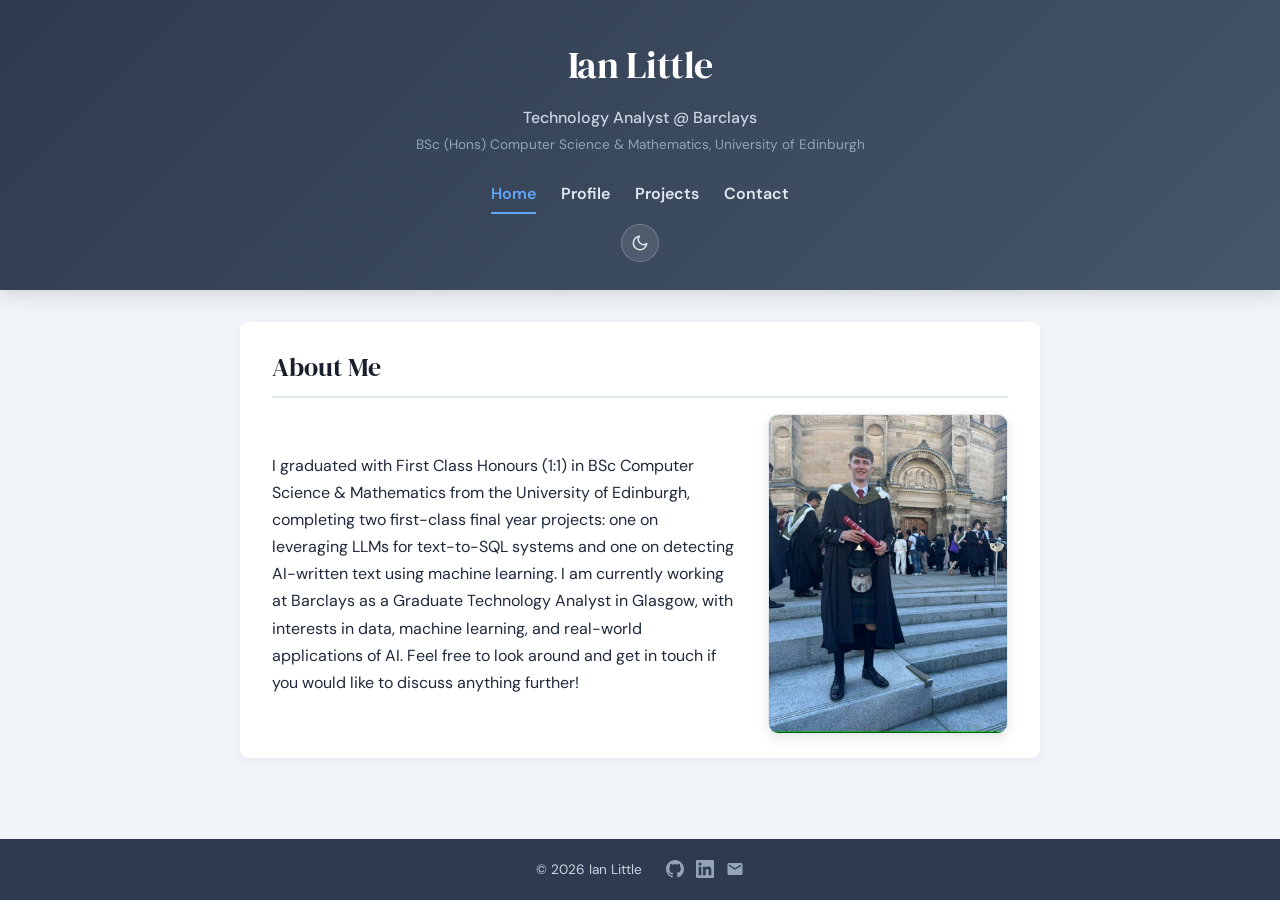
<file: index.html>
<!DOCTYPE html>
<html lang="en">
<head>
  <meta charset="UTF-8" />
  <meta name="viewport" content="width=device-width, initial-scale=1.0"/>
  <title>Ian Little - Home</title>
  <meta name="description" content="Personal portfolio of Ian Little, a Computer Science & Mathematics graduate from the University of Edinburgh.">
  <link rel="icon" href="/favicon.svg" type="image/svg+xml">
  <meta property="og:type" content="website">
  <meta property="og:site_name" content="Ian Little">
  <meta property="og:url" content="https://ianlittle.com/">
  <meta property="og:title" content="Ian Little - Computer Science & Mathematics">
  <meta property="og:description" content="Personal portfolio of Ian Little, a Computer Science & Mathematics graduate from the University of Edinburgh.">
  <meta name="twitter:card" content="summary">
  <link rel="preconnect" href="https://fonts.googleapis.com">
  <link rel="preconnect" href="https://fonts.gstatic.com" crossorigin>
  <link href="https://fonts.googleapis.com/css2?family=DM+Sans:wght@400;500;600;700&family=DM+Serif+Display&display=swap" rel="stylesheet">
  <link rel="stylesheet" href="styles.css"/>
  <script>
    (function() {
      var t = localStorage.getItem('theme');
      if (t === 'dark' || (!t && window.matchMedia('(prefers-color-scheme: dark)').matches)) {
        document.documentElement.setAttribute('data-theme', 'dark');
      }
    })();
  </script>
</head>
<body>
  <header></header>

  <section>

    <h1>About Me</h1>
    <div class="hero">
      <div class="hero-text">
        <p>
          I graduated with First Class Honours (1:1) in BSc Computer Science &amp; Mathematics
          from the University of Edinburgh, completing two first-class final year projects:
          one on leveraging LLMs for text-to-SQL systems and one on detecting AI-written
          text using machine learning. I am currently working at Barclays as a Graduate
          Technology Analyst in Glasgow, with interests in data, machine learning, and
          real-world applications of AI. Feel free to look around and get in touch if you
          would like to discuss anything further!
        </p>
      </div>
      <img src="photo.jpeg" alt="Photo of Ian Little" class="profile-img" />
    </div>
  </section>

  <footer></footer>

  <script src="script.js"></script>
</body>
</html>
</file>
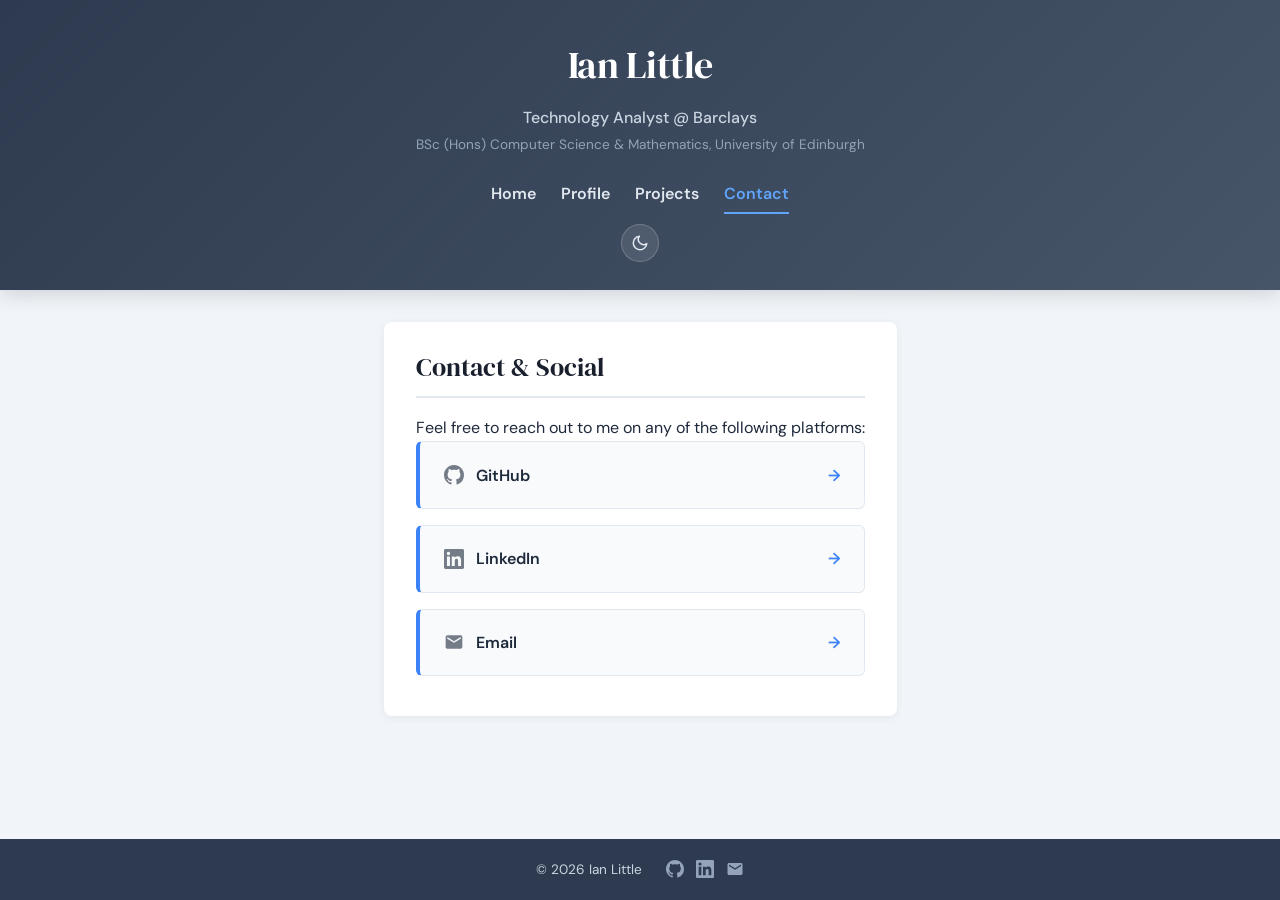
<file: contact.html>
<!DOCTYPE html>
<html lang="en">
<head>
    <meta charset="UTF-8">
    <meta name="viewport" content="width=device-width, initial-scale=1.0">
    <title>Ian Little - Contact</title>
    <meta name="description" content="Get in touch with Ian Little via GitHub, LinkedIn, or email.">
    <link rel="icon" href="/favicon.svg" type="image/svg+xml">
    <meta property="og:type" content="website">
    <meta property="og:site_name" content="Ian Little">
    <meta property="og:url" content="https://ianlittle.com/contact.html">
    <meta property="og:title" content="Ian Little - Contact">
    <meta property="og:description" content="Get in touch with Ian Little via GitHub, LinkedIn, or email.">
    <meta name="twitter:card" content="summary">
    <link rel="preconnect" href="https://fonts.googleapis.com">
    <link rel="preconnect" href="https://fonts.gstatic.com" crossorigin>
    <link href="https://fonts.googleapis.com/css2?family=DM+Sans:wght@400;500;600;700&family=DM+Serif+Display&display=swap" rel="stylesheet">
    <link rel="stylesheet" href="styles.css">
    <script>
      (function() {
        var t = localStorage.getItem('theme');
        if (t === 'dark' || (!t && window.matchMedia('(prefers-color-scheme: dark)').matches)) {
          document.documentElement.setAttribute('data-theme', 'dark');
        }
      })();
    </script>
</head>
<body>
    <header></header> <!-- Placeholder for the header -->
   <section>
    <h1>Contact & Social</h1>
    <p>Feel free to reach out to me on any of the following platforms:</p>
    <ul>
        <li><a href="https://github.com/IanL1869" target="_blank"><svg width="20" height="20" viewBox="0 0 24 24" fill="currentColor" aria-hidden="true"><path d="M12 0C5.37 0 0 5.37 0 12c0 5.31 3.435 9.795 8.205 11.385.6.105.825-.255.825-.57 0-.285-.015-1.23-.015-2.235-3.015.555-3.795-.735-4.035-1.41-.135-.345-.72-1.41-1.23-1.695-.42-.225-1.02-.78-.015-.795.945-.015 1.62.87 1.845 1.23 1.08 1.815 2.805 1.305 3.495.99.105-.78.42-1.305.765-1.605-2.67-.3-5.46-1.335-5.46-5.925 0-1.305.465-2.385 1.23-3.225-.12-.3-.54-1.53.12-3.18 0 0 1.005-.315 3.3 1.23.96-.27 1.98-.405 3-.405s2.04.135 3 .405c2.295-1.56 3.3-1.23 3.3-1.23.66 1.65.24 2.88.12 3.18.765.84 1.23 1.905 1.23 3.225 0 4.605-2.805 5.625-5.475 5.925.435.375.81 1.095.81 2.22 0 1.605-.015 2.895-.015 3.3 0 .315.225.69.825.57A12.02 12.02 0 0024 12c0-6.63-5.37-12-12-12z"/></svg> GitHub</a></li>
        <li><a href="https://linkedin.com/in/ian-little-831a391b6" target="_blank"><svg width="20" height="20" viewBox="0 0 24 24" fill="currentColor" aria-hidden="true"><path d="M20.447 20.452h-3.554v-5.569c0-1.328-.027-3.037-1.852-3.037-1.853 0-2.136 1.445-2.136 2.939v5.667H9.351V9h3.414v1.561h.046c.477-.9 1.637-1.85 3.37-1.85 3.601 0 4.267 2.37 4.267 5.455v6.286zM5.337 7.433a2.062 2.062 0 01-2.063-2.065 2.064 2.064 0 112.063 2.065zm1.782 13.019H3.555V9h3.564v11.452zM22.225 0H1.771C.792 0 0 .774 0 1.729v20.542C0 23.227.792 24 1.771 24h20.451C23.2 24 24 23.227 24 22.271V1.729C24 .774 23.2 0 22.222 0h.003z"/></svg> LinkedIn</a></li>
        <li><a href="mailto:littleian18@gmail.com"><svg width="20" height="20" viewBox="0 0 24 24" fill="currentColor" aria-hidden="true"><path d="M20 4H4c-1.1 0-2 .9-2 2v12c0 1.1.9 2 2 2h16c1.1 0 2-.9 2-2V6c0-1.1-.9-2-2-2zm0 4l-8 5-8-5V6l8 5 8-5v2z"/></svg> Email</a></li>
    </ul>
</section>

    <footer></footer> <!-- Placeholder for the footer -->

    <script src="script.js"></script>
</body>
</html>
</file>
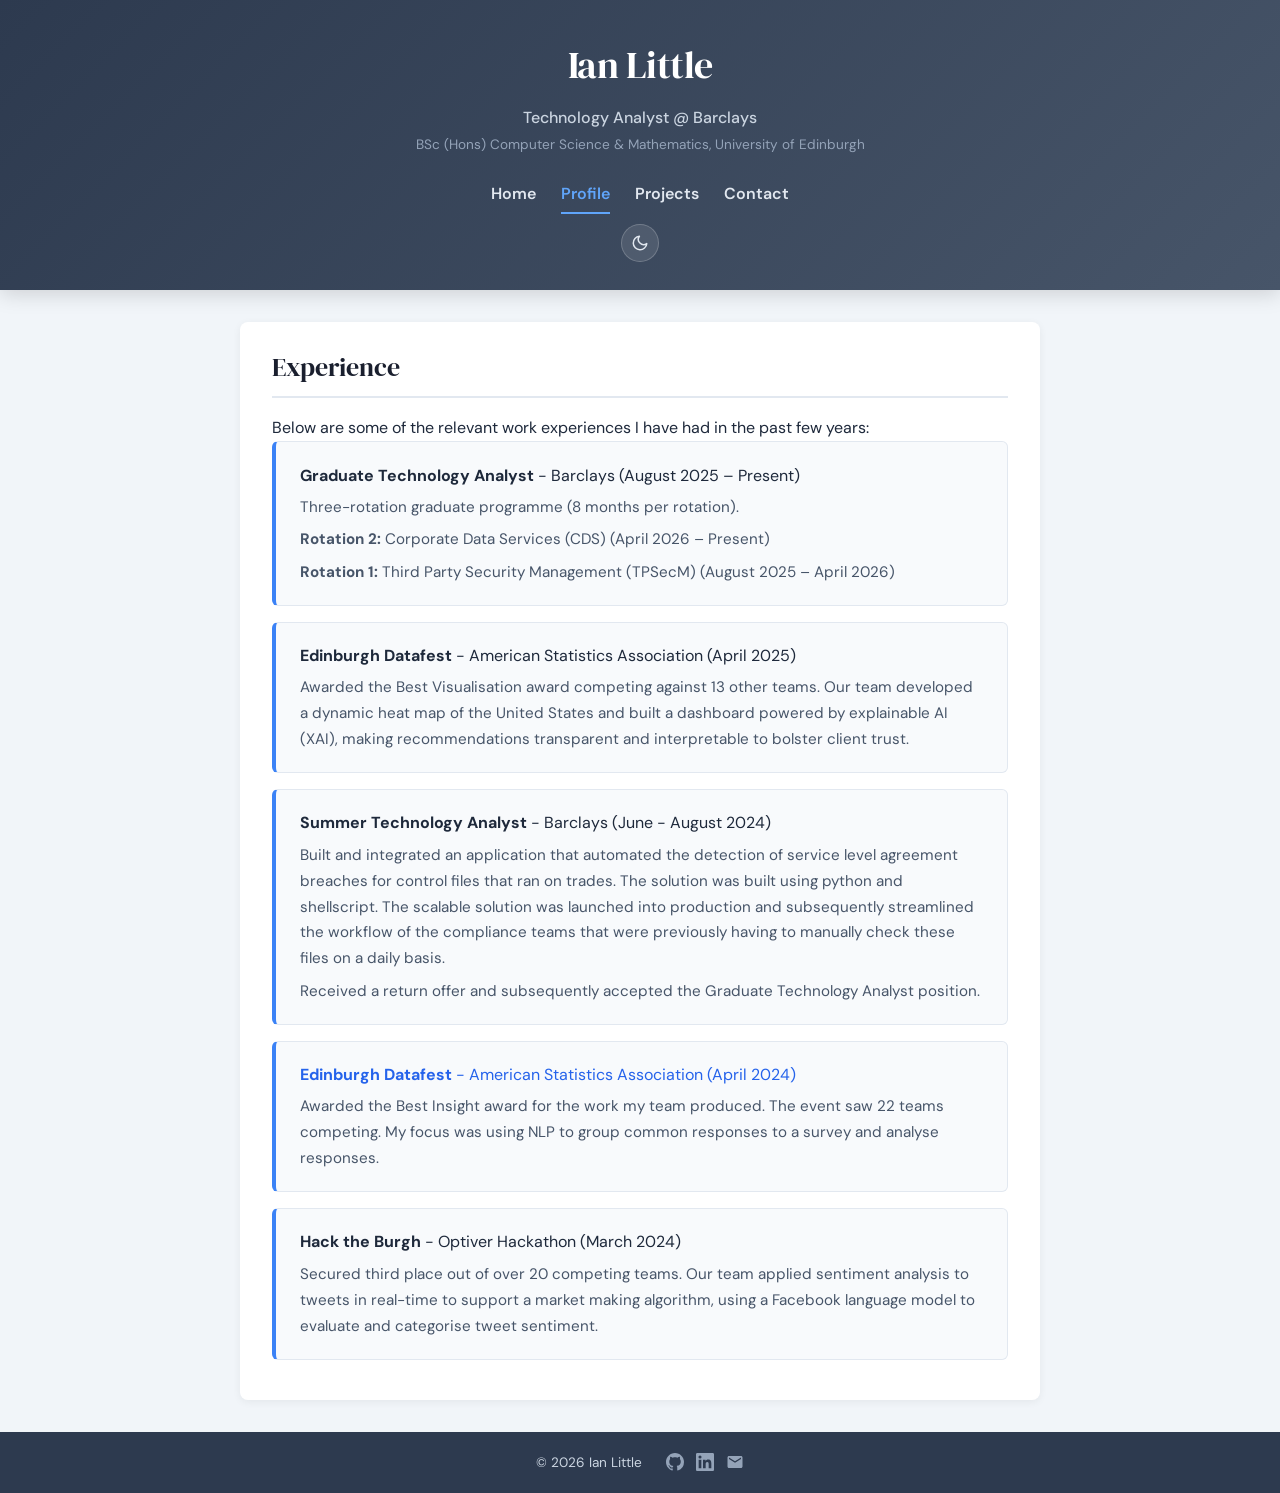
<file: cv.html>
<!DOCTYPE html>
<html lang="en">
<head>
    <meta charset="UTF-8">
    <meta name="viewport" content="width=device-width, initial-scale=1.0">
    <title>Ian Little - CV</title>
    <meta name="description" content="Work experience and downloadable CV for Ian Little.">
    <link rel="icon" href="/favicon.svg" type="image/svg+xml">
    <meta property="og:type" content="website">
    <meta property="og:site_name" content="Ian Little">
    <meta property="og:url" content="https://ianlittle.com/cv.html">
    <meta property="og:title" content="Ian Little - CV">
    <meta property="og:description" content="Work experience and downloadable CV for Ian Little.">
    <meta name="twitter:card" content="summary">
    <link rel="preconnect" href="https://fonts.googleapis.com">
    <link rel="preconnect" href="https://fonts.gstatic.com" crossorigin>
    <link href="https://fonts.googleapis.com/css2?family=DM+Sans:wght@400;500;600;700&family=DM+Serif+Display&display=swap" rel="stylesheet">
    <link rel="stylesheet" href="styles.css">
    <script>
      (function() {
        var t = localStorage.getItem('theme');
        if (t === 'dark' || (!t && window.matchMedia('(prefers-color-scheme: dark)').matches)) {
          document.documentElement.setAttribute('data-theme', 'dark');
        }
      })();
    </script>
</head>
<body>
    <header></header> <!-- Placeholder for the header -->

    
    
    <section>
    <h1>Experience</h1>
    <p>Below are some of the relevant work experiences I have had in the past few years:</p>
    <ul>
        <li>
            <strong>Graduate Technology Analyst</strong> - Barclays (August 2025 – Present)
            <p>Three-rotation graduate programme (8 months per rotation).</p>
            <p><strong>Rotation 2:</strong> Corporate Data Services (CDS) (April 2026 – Present)</p>
            <p><strong>Rotation 1:</strong> Third Party Security Management (TPSecM) (August 2025 – April 2026)</p>
        </li>
        <li><strong>Edinburgh Datafest</strong> - American Statistics Association (April 2025)
            <p>Awarded the Best Visualisation award competing against 13 other teams. Our team developed a dynamic heat map of the United States and built a dashboard powered by explainable AI (XAI), making recommendations transparent and interpretable to bolster client trust.</p>
        </li>
        <li><strong>Summer Technology Analyst</strong> - Barclays (June - August 2024)
            <p>Built and integrated an application that automated the detection of service level agreement breaches for control files that ran on trades. The solution was built using python and shellscript. The scalable solution was launched into production and subsequently streamlined the workflow of the compliance teams that were previously having to manually check these files on a daily basis.</p>
            <p>Received a return offer and subsequently accepted the Graduate Technology Analyst position.</p>
        </li>
        <li><a href="https://github.com/jackcamerontaylor/ASA-DataFest" target="_blank"><strong>Edinburgh Datafest</strong> - American Statistics Association (April 2024)</a>
            <p>Awarded the Best Insight award for the work my team produced. The event saw 22 teams competing. My focus was using NLP to group common responses to a survey and analyse responses.</p>
        </li>
        <li><strong>Hack the Burgh</strong> - Optiver Hackathon (March 2024)
            <p>Secured third place out of over 20 competing teams. Our team applied sentiment analysis to tweets in real-time to support a market making algorithm, using a Facebook language model to evaluate and categorise tweet sentiment.</p>
        </li>
    </ul>

    <!-- <h1>CV</h1>
    <p>Download my CV with the following <a href="CV.pdf" download>link</a>.</p> -->
    </section>

    <footer></footer> <!-- Placeholder for the footer -->

    <script src="script.js"></script>
</body>
</html>
</file>
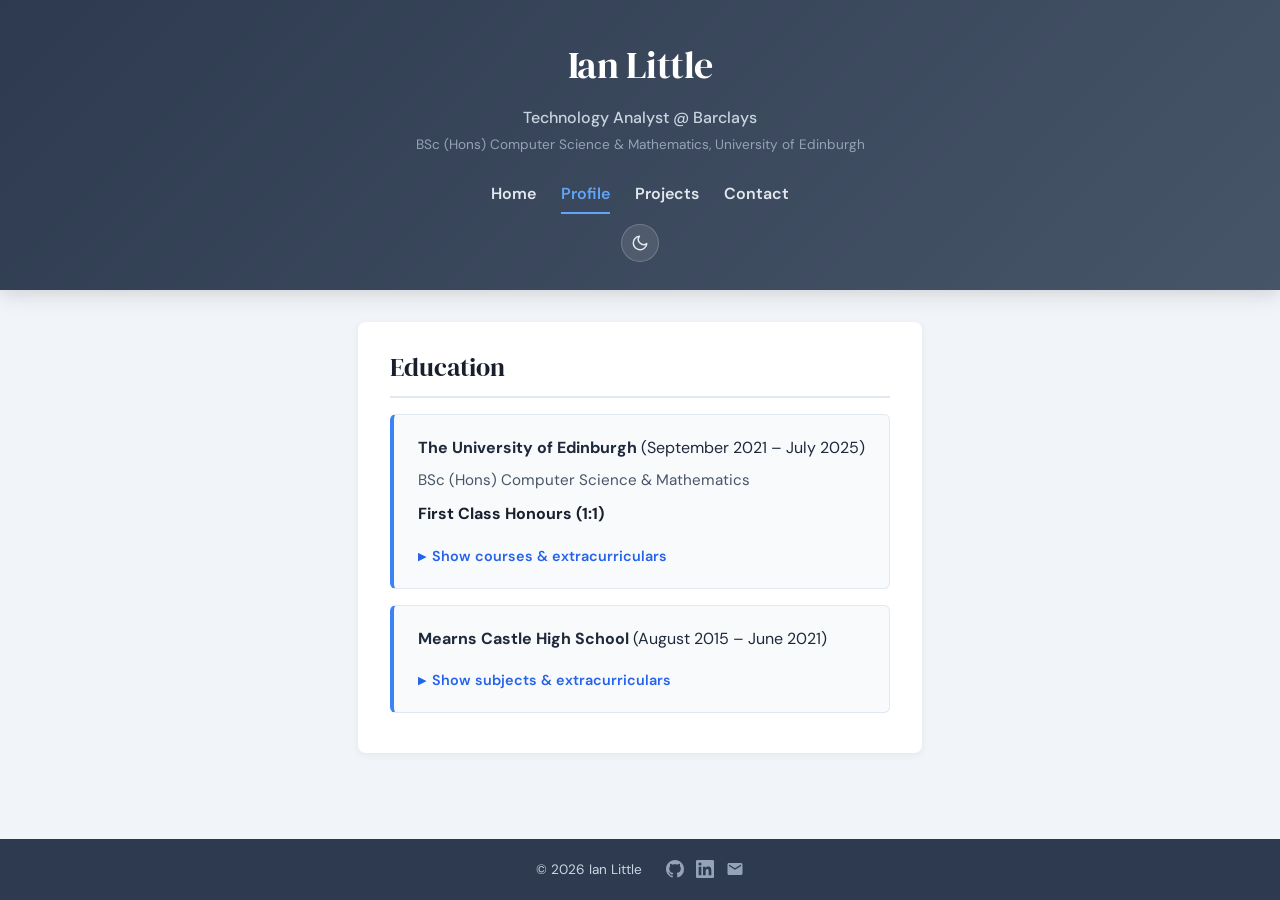
<file: education.html>
<!DOCTYPE html>
<html lang="en">
<head>
    <meta charset="UTF-8">
    <meta name="viewport" content="width=device-width, initial-scale=1.0">
    <title>Ian Little - Education</title>
    <meta name="description" content="Academic background, courses, and extracurricular activities.">
    <link rel="icon" href="/favicon.svg" type="image/svg+xml">
    <meta property="og:type" content="website">
    <meta property="og:site_name" content="Ian Little">
    <meta property="og:url" content="https://ianlittle.com/education.html">
    <meta property="og:title" content="Ian Little - Education">
    <meta property="og:description" content="Academic background, courses, and extracurricular activities.">
    <meta name="twitter:card" content="summary">
    <link rel="preconnect" href="https://fonts.googleapis.com">
    <link rel="preconnect" href="https://fonts.gstatic.com" crossorigin>
    <link href="https://fonts.googleapis.com/css2?family=DM+Sans:wght@400;500;600;700&family=DM+Serif+Display&display=swap" rel="stylesheet">
    <link rel="stylesheet" href="styles.css">
    <script>
      (function() {
        var t = localStorage.getItem('theme');
        if (t === 'dark' || (!t && window.matchMedia('(prefers-color-scheme: dark)').matches)) {
          document.documentElement.setAttribute('data-theme', 'dark');
        }
      })();
    </script>
</head>
<body>
    <header></header> <!-- Placeholder for the header -->

    
    
    <section>
    <h1>Education</h1>
    <ul>
        <li>
            <strong>The University of Edinburgh</strong> (September 2021 – July 2025)
            <p>BSc (Hons) Computer Science &amp; Mathematics</p>
            <p><strong class="degree-classification">First Class Honours (1:1)</strong></p>
            <details>
                <summary>Show courses &amp; extracurriculars</summary>
                <p style="margin-top:0.6rem"><strong>Fourth Year</strong></p>
                <ul class="tag-list">
                    <li>Honours Project</li>
                    <li>Mathematics Project</li>
                    <li>Programming for Data Science at Scale</li>
                    <li>Stochastic Modelling</li>
                    <li>Combinatorics &amp; Graph Theory</li>
                    <li>Linear Programming</li>
                    <li>Modelling &amp; Solution</li>
                    <li>Operating Systems</li>
                </ul>
                <p style="margin-top:0.8rem"><strong>Third Year</strong></p>
                <ul class="tag-list">
                    <li>Honours Differential Equations</li>
                    <li>Informatics Large Practical</li>
                    <li>Computer Security</li>
                    <li>Foundations of Natural Language Processing</li>
                    <li>Honours Complex Variables</li>
                    <li>Compiling Techniques</li>
                </ul>
                <p style="margin-top:0.8rem"><strong>Second Year</strong></p>
                <ul class="tag-list">
                    <li>Several Variable Calculus and Differential Equations</li>
                    <li>Foundations of Data Science</li>
                    <li>Introduction to Algorithms and Data Structures</li>
                    <li>Facets of Mathematics</li>
                    <li>Probability</li>
                    <li>Cognitive Science</li>
                    <li>Fundamentals of Pure Mathematics</li>
                </ul>
                <p style="margin-top:0.8rem"><strong>First Year</strong></p>
                <ul class="tag-list">
                    <li>Engineering Principles</li>
                    <li>Introduction to Linear Algebra</li>
                    <li>Functional Programming</li>
                    <li>Calculus and its Applications</li>
                    <li>Proofs and Problem Solving</li>
                    <li>Object Orientated Programming</li>
                </ul>
                <p style="margin-top:0.8rem"><strong>Extracurricular</strong></p>
                <ul class="activity-list">
                    <li>Vice Captain, MathsSoc FC</li>
                </ul>
            </details>
        </li>
        <li>
            <strong>Mearns Castle High School</strong> (August 2015 – June 2021)
            <details>
                <summary>Show subjects &amp; extracurriculars</summary>
                <p style="margin-top:0.6rem"><strong>Advanced Higher</strong></p>
                <ul class="tag-list">
                    <li>Mathematics</li>
                    <li>Chemistry</li>
                </ul>
                <p style="margin-top:0.8rem"><strong>Higher</strong></p>
                <ul class="tag-list">
                    <li>Mathematics</li>
                    <li>English</li>
                    <li>Chemistry</li>
                    <li>Physics</li>
                    <li>Human Biology</li>
                    <li>Computer Science</li>
                </ul>
                <p style="margin-top:0.8rem"><strong>National 5</strong></p>
                <ul class="tag-list">
                    <li>Mathematics</li>
                    <li>English</li>
                    <li>Chemistry</li>
                    <li>Physics</li>
                    <li>Biology</li>
                    <li>Physical Education</li>
                    <li>French</li>
                    <li>History</li>
                </ul>
                <p style="margin-top:0.8rem"><strong>Extracurricular</strong></p>
                <ul class="activity-list">
                    <li>Mathematics Ambassador</li>
                    <li>Senior House Captain</li>
                    <li>Charities Week Committee</li>
                    <li>School Football Team</li>
                    <li>UKMT Senior Mathematical Challenge</li>
                </ul>
            </details>
        </li>
    </ul>
    </section>

    <footer></footer> <!-- Placeholder for the footer -->

    <script src="script.js"></script>
</body>
</html>
</file>
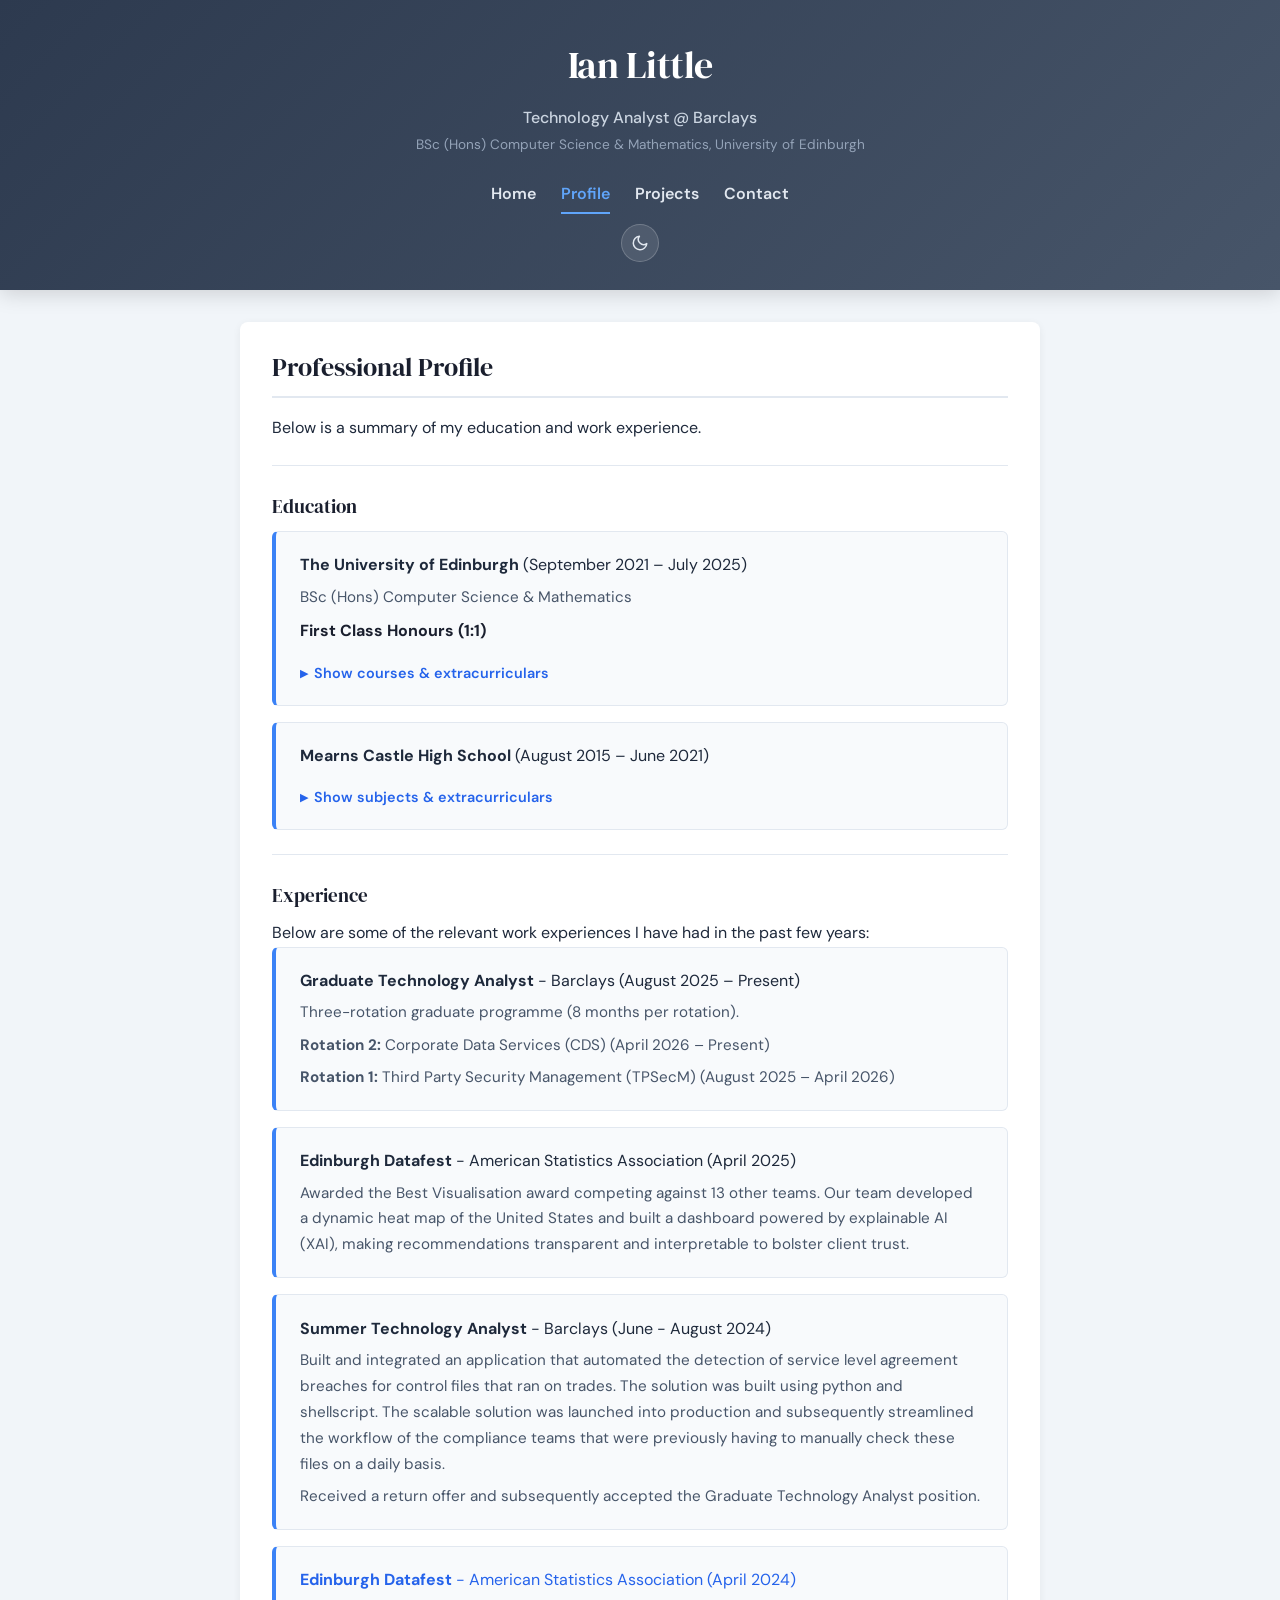
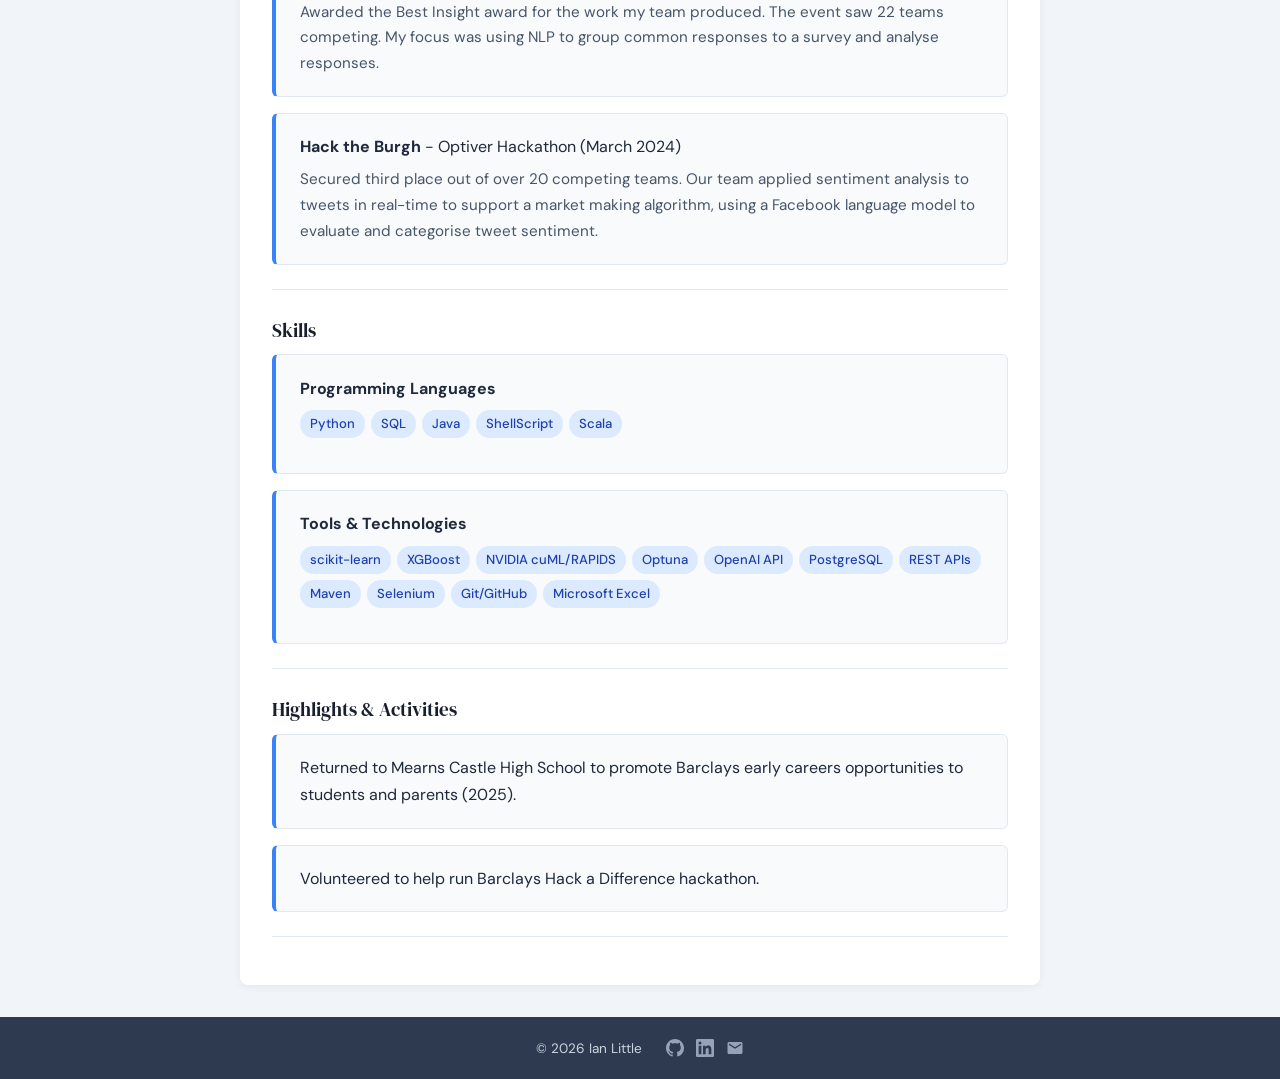
<file: professional-profile.html>
<!DOCTYPE html>
<html lang="en">
<head>
    <meta charset="UTF-8">
    <meta name="viewport" content="width=device-width, initial-scale=1.0">
    <title>Ian Little - Professional Profile</title>
    <meta name="description" content="Education, work experience, and professional background of Ian Little.">
    <link rel="icon" href="/favicon.svg" type="image/svg+xml">
    <meta property="og:type" content="website">
    <meta property="og:site_name" content="Ian Little">
    <meta property="og:url" content="https://ianlittle.com/professional-profile.html">
    <meta property="og:title" content="Ian Little - Professional Profile">
    <meta property="og:description" content="Education, work experience, and professional background of Ian Little.">
    <meta name="twitter:card" content="summary">
    <link rel="preconnect" href="https://fonts.googleapis.com">
    <link rel="preconnect" href="https://fonts.gstatic.com" crossorigin>
    <link href="https://fonts.googleapis.com/css2?family=DM+Sans:wght@400;500;600;700&family=DM+Serif+Display&display=swap" rel="stylesheet">
    <link rel="stylesheet" href="styles.css">
    <script>
      (function() {
        var t = localStorage.getItem('theme');
        if (t === 'dark' || (!t && window.matchMedia('(prefers-color-scheme: dark)').matches)) {
          document.documentElement.setAttribute('data-theme', 'dark');
        }
      })();
    </script>
</head>
<body>
    <header></header>
    <section>
    <h1>Professional Profile</h1>
    <p>Below is a summary of my education and work experience.</p>

    <hr/>

    <h2>Education</h2>
    <ul>
        <li>
            <strong>The University of Edinburgh</strong> (September 2021 – July 2025)
            <p>BSc (Hons) Computer Science &amp; Mathematics</p>
            <p><strong class="degree-classification">First Class Honours (1:1)</strong></p>
            <details>
                <summary>Show courses &amp; extracurriculars</summary>
                <p style="margin-top:0.6rem"><strong>Fourth Year</strong></p>
                <ul class="tag-list">
                    <li>Honours Project</li>
                    <li>Mathematics Project</li>
                    <li>Programming for Data Science at Scale</li>
                    <li>Stochastic Modelling</li>
                    <li>Combinatorics &amp; Graph Theory</li>
                    <li>Linear Programming</li>
                    <li>Modelling &amp; Solution</li>
                    <li>Operating Systems</li>
                </ul>
                <p style="margin-top:0.8rem"><strong>Third Year</strong></p>
                <ul class="tag-list">
                    <li>Honours Differential Equations</li>
                    <li>Informatics Large Practical</li>
                    <li>Computer Security</li>
                    <li>Foundations of Natural Language Processing</li>
                    <li>Honours Complex Variables</li>
                    <li>Compiling Techniques</li>
                </ul>
                <p style="margin-top:0.8rem"><strong>Second Year</strong></p>
                <ul class="tag-list">
                    <li>Several Variable Calculus and Differential Equations</li>
                    <li>Foundations of Data Science</li>
                    <li>Introduction to Algorithms and Data Structures</li>
                    <li>Facets of Mathematics</li>
                    <li>Probability</li>
                    <li>Cognitive Science</li>
                    <li>Fundamentals of Pure Mathematics</li>
                </ul>
                <p style="margin-top:0.8rem"><strong>First Year</strong></p>
                <ul class="tag-list">
                    <li>Engineering Principles</li>
                    <li>Introduction to Linear Algebra</li>
                    <li>Functional Programming</li>
                    <li>Calculus and its Applications</li>
                    <li>Proofs and Problem Solving</li>
                    <li>Object Orientated Programming</li>
                </ul>
                <p style="margin-top:0.8rem"><strong>Extracurricular</strong></p>
                <ul class="activity-list">
                    <li>Vice Captain, MathsSoc FC</li>
                </ul>
            </details>
        </li>
        <li>
            <strong>Mearns Castle High School</strong> (August 2015 – June 2021)
            <details>
                <summary>Show subjects &amp; extracurriculars</summary>
                <p style="margin-top:0.6rem"><strong>Advanced Higher</strong></p>
                <ul class="tag-list">
                    <li>Mathematics</li>
                    <li>Chemistry</li>
                </ul>
                <p style="margin-top:0.8rem"><strong>Higher</strong></p>
                <ul class="tag-list">
                    <li>Mathematics</li>
                    <li>English</li>
                    <li>Chemistry</li>
                    <li>Physics</li>
                    <li>Human Biology</li>
                    <li>Computer Science</li>
                </ul>
                <p style="margin-top:0.8rem"><strong>National 5</strong></p>
                <ul class="tag-list">
                    <li>Mathematics</li>
                    <li>English</li>
                    <li>Chemistry</li>
                    <li>Physics</li>
                    <li>Biology</li>
                    <li>Physical Education</li>
                    <li>French</li>
                    <li>History</li>
                </ul>
                <p style="margin-top:0.8rem"><strong>Extracurricular</strong></p>
                <ul class="activity-list">
                    <li>Mathematics Ambassador</li>
                    <li>Senior House Captain</li>
                    <li>Charities Week Committee</li>
                    <li>School Football Team</li>
                    <li>UKMT Senior Mathematical Challenge</li>
                </ul>
            </details>
        </li>
    </ul>

    <hr/>

    <h2>Experience</h2>
    <p>Below are some of the relevant work experiences I have had in the past few years:</p>
    <ul>
        <li>
            <strong>Graduate Technology Analyst</strong> - Barclays (August 2025 – Present)
            <p>Three-rotation graduate programme (8 months per rotation).</p>
            <p><strong>Rotation 2:</strong> Corporate Data Services (CDS) (April 2026 – Present)</p>
            <p><strong>Rotation 1:</strong> Third Party Security Management (TPSecM) (August 2025 – April 2026)</p>
        </li>
        <li><strong>Edinburgh Datafest</strong> - American Statistics Association (April 2025)
            <p>Awarded the Best Visualisation award competing against 13 other teams. Our team developed a dynamic heat map of the United States and built a dashboard powered by explainable AI (XAI), making recommendations transparent and interpretable to bolster client trust.</p>
        </li>
        <li><strong>Summer Technology Analyst</strong> - Barclays (June - August 2024)
            <p>Built and integrated an application that automated the detection of service level agreement breaches for control files that ran on trades. The solution was built using python and shellscript. The scalable solution was launched into production and subsequently streamlined the workflow of the compliance teams that were previously having to manually check these files on a daily basis.</p>
            <p>Received a return offer and subsequently accepted the Graduate Technology Analyst position.</p>
        </li>
        <li><a href="https://github.com/jackcamerontaylor/ASA-DataFest" target="_blank"><strong>Edinburgh Datafest</strong> - American Statistics Association (April 2024)</a>
            <p>Awarded the Best Insight award for the work my team produced. The event saw 22 teams competing. My focus was using NLP to group common responses to a survey and analyse responses.</p>
        </li>
        <li><strong>Hack the Burgh</strong> - Optiver Hackathon (March 2024)
            <p>Secured third place out of over 20 competing teams. Our team applied sentiment analysis to tweets in real-time to support a market making algorithm, using a Facebook language model to evaluate and categorise tweet sentiment.</p>
        </li>
    </ul>

    <hr/>

    <h2>Skills</h2>
    <ul>
        <li>
            <strong>Programming Languages</strong>
            <ul class="tag-list">
                <li>Python</li>
                <li>SQL</li>
                <li>Java</li>
                <li>ShellScript</li>
                <li>Scala</li>
            </ul>
        </li>
        <li>
            <strong>Tools &amp; Technologies</strong>
            <ul class="tag-list">
                <li>scikit-learn</li>
                <li>XGBoost</li>
                <li>NVIDIA cuML/RAPIDS</li>
                <li>Optuna</li>
                <li>OpenAI API</li>
                <li>PostgreSQL</li>
                <li>REST APIs</li>
                <li>Maven</li>
                <li>Selenium</li>
                <li>Git/GitHub</li>
                <li>Microsoft Excel</li>
            </ul>
        </li>
    </ul>

    <hr/>

    <h2>Highlights &amp; Activities</h2>
    <ul>
        <li>Returned to Mearns Castle High School to promote Barclays early careers opportunities to students and parents (2025).</li>
        <li>Volunteered to help run Barclays Hack a Difference hackathon.</li>
    </ul>

    <hr/>

    <!-- <h2>CV</h2>
    <p>Download my CV with the following <a href="CV.pdf" download>link</a>.</p> -->
    </section>

    <footer></footer>
    <script src="script.js"></script>
</body>
</html>
</file>
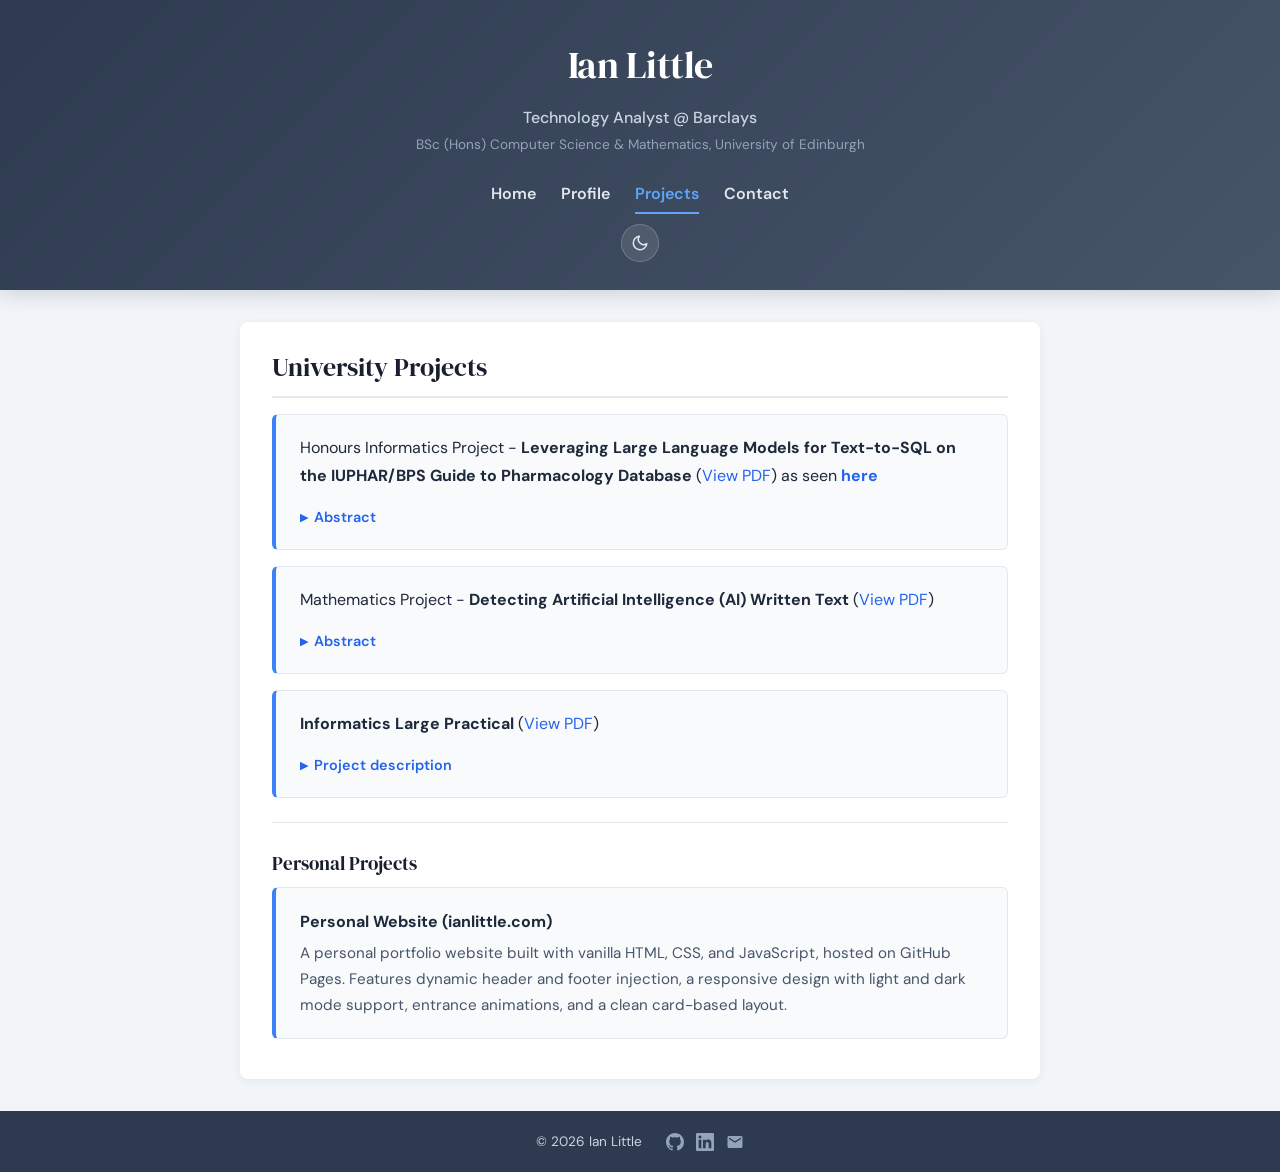
<file: projects.html>
<!DOCTYPE html>
<html lang="en">
<head>
    <meta charset="UTF-8">
    <meta name="viewport" content="width=device-width, initial-scale=1.0">
    <title>Ian Little - Projects</title>
    <meta name="description" content="University projects including NLP, AI text detection, and software engineering.">
    <link rel="icon" href="/favicon.svg" type="image/svg+xml">
    <meta property="og:type" content="website">
    <meta property="og:site_name" content="Ian Little">
    <meta property="og:url" content="https://ianlittle.com/projects.html">
    <meta property="og:title" content="Ian Little - Projects">
    <meta property="og:description" content="University projects including NLP, AI text detection, and software engineering.">
    <meta name="twitter:card" content="summary">
    <link rel="preconnect" href="https://fonts.googleapis.com">
    <link rel="preconnect" href="https://fonts.gstatic.com" crossorigin>
    <link href="https://fonts.googleapis.com/css2?family=DM+Sans:wght@400;500;600;700&family=DM+Serif+Display&display=swap" rel="stylesheet">
    <link rel="stylesheet" href="styles.css">
    <script>
      (function() {
        var t = localStorage.getItem('theme');
        if (t === 'dark' || (!t && window.matchMedia('(prefers-color-scheme: dark)').matches)) {
          document.documentElement.setAttribute('data-theme', 'dark');
        }
      })();
    </script>
</head>
<body>
    <header></header> <!-- Placeholder for the header -->

    
    
    <section>
    <h1>University Projects</h1>
    <ul>
        <li>Honours Informatics Project - <strong>Leveraging Large Language Models for
            Text-to-SQL on the IUPHAR/BPS Guide to
            Pharmacology Database</strong> (<a href="ug4_il_uoe_llmgtopdb.pdf" target="_blank" rel="noopener">View PDF</a>) as seen
            <a href="https://www.guidetopharmacology.org/nciupharPublications.jsp" target="_blank" rel="noopener"> 
                <strong>here</strong>
            </a>
            <details>
                <summary>Abstract</summary>
                <p style="margin-top:0.6rem">In recent years, the advancement of Large Language Models (LLMs) has established
                    a new and improved approach for converting natural language (NL) questions into
                    Structured Query Language (SQL) statements (text-to-SQL). In this study, I researched
                    the task of text-to-SQL for the IUPHAR/BPS Guide to Pharmacology database (GtoPdb)
                    . The motivation for my research was to improve the GtoPdb as a teaching resource,
                    allowing staff and students to query the database through NL requests, making the
                    GtoPdb more accessible for all users (students and researchers).
                    To conduct my research, I was given a small dataset of NL-SQL pairs suitable for use
                    on the GtoPdb. I investigated several in-context learning methods found in relevant
                    text-to-SQL literature. Through the combination of the best zero-shot methods explored
                    on the training set I constructed an effective zero-shot text-to-SQL pipeline. Using
                    this pipeline, I integrated several few-shot learning strategies to help pick NL-SQL
                    examples, from the training set, when evaluating the held-out set.
                    In addition, I designed an evaluation metric, Partial Execution Accuracy (PEX), to
                    better assess the accuracy of generated SQL queries. I discovered that choosing random
                    few-shot examples, from the training set, had a significant impact on the accuracy of
                    generated SQL queries (increasing from 3.33% to 16.67%). Moreover, I was able to
                    show that choosing relevant few-shot examples, based on their similarity to a given NL
                    question, resulted in a further increase in accuracy (reaching 30%).</p>
            </details>
        </li>
        <li>Mathematics Project - <strong>Detecting Artificial Intelligence (AI) Written Text </strong>(<a href="UG1406.pdf" target="_blank" rel="noopener">View PDF</a>)
            <details>
                <summary>Abstract</summary>
                <p style="margin-top:0.6rem">The universal adoption of large language models (LLMs) has made it very difficult
                    to distinguish between human text and text generated by artificial intelligence
                    (AI). While existing AI detection tools claim high accuracy, their methodologies are often opaque, raising concerns around their implementation. This study
                    explores the effectiveness of machine learning-based approaches for AI text detection, with a focus on function words as features. We evaluate multiple classification models (extreme gradient boosting, support vector classifier, k-nearest neighbours, and random forest) and assess their ability to classify AI text. Through hyperparameter tuning with Bayesian optimisation, we significantly improve model
                    performance, achieving accuracy levels exceeding 99%. Additionally, we investigate the detection of AI content when embedded within human text by generating
                    our own AI text. To detect this embedded AI text, we adopt several sliding window approaches. Our results show that we can reach up to 97% precision when
                    detecting different word counts of embedded AI text. This research contributes
                    to the field of AI text detection by presenting an evaluation of machine learning
                    classifiers when using function words as features for AI text detection.</p>
            </details>
        </li>
        <li>
            <strong>Informatics Large Practical</strong> (<a href="ILP_Course_Specification updated 4.1.pdf" target="_blank" rel="noopener">View PDF</a>)
            <details>
                <summary>Project description</summary>
                <p style="margin-top:0.6rem">The Informatics Large Practical (ILP) was a 20-credit, taken in third year of the University of Edinburgh’s Informatics programme. It was built around an individual software engineering project,
                    centred on a fictional "PizzaDronz" drone delivery service. My task was to design and implement a Java 18 application, using Maven, that planned and executed pizza deliveries within the University’s
                    Central Area. The application retrieved live data — orders, menus, restaurants, and no-fly zones — from a REST API in JSON format, validated orders, respected strict movement constraints for the drone,
                    and generated specific JSON/GeoJSON output files. The work was split into two pieces of coursework: CW1 (25%) involved setting up the project, building some core components, and writing a design and
                    planning essay, while CW2 (75%) was the complete implementation accompanied by a short report. Assessment balanced coding (55–60%, mostly auto-marked) with essay writing (40–45%). Alongside programming,
                    the course developed my skills in requirements gathering, UML design, testing, and modern Java features such as streams and lambdas. My programming implementation received full marks (100%) and can be seen <a href="https://github.com/IanL1869/PizzaDronzILP" target="_blank" rel="noopener noreferrer">
                        <strong>here.</strong>
                    </a></p>
            </details>
        </li>
    </ul>

    <hr/>

    <h2>Personal Projects</h2>
    <ul>
        <li>
            <strong>Personal Website (ianlittle.com)</strong>
            <p>A personal portfolio website built with vanilla HTML, CSS, and JavaScript, hosted on GitHub Pages. Features dynamic header and footer injection, a responsive design with light and dark mode support, entrance animations, and a clean card-based layout.</p>
        </li>
    </ul>
    </section>

    <footer></footer> <!-- Placeholder for the footer -->

    <script src="script.js"></script>
</body>
</html>
</file>
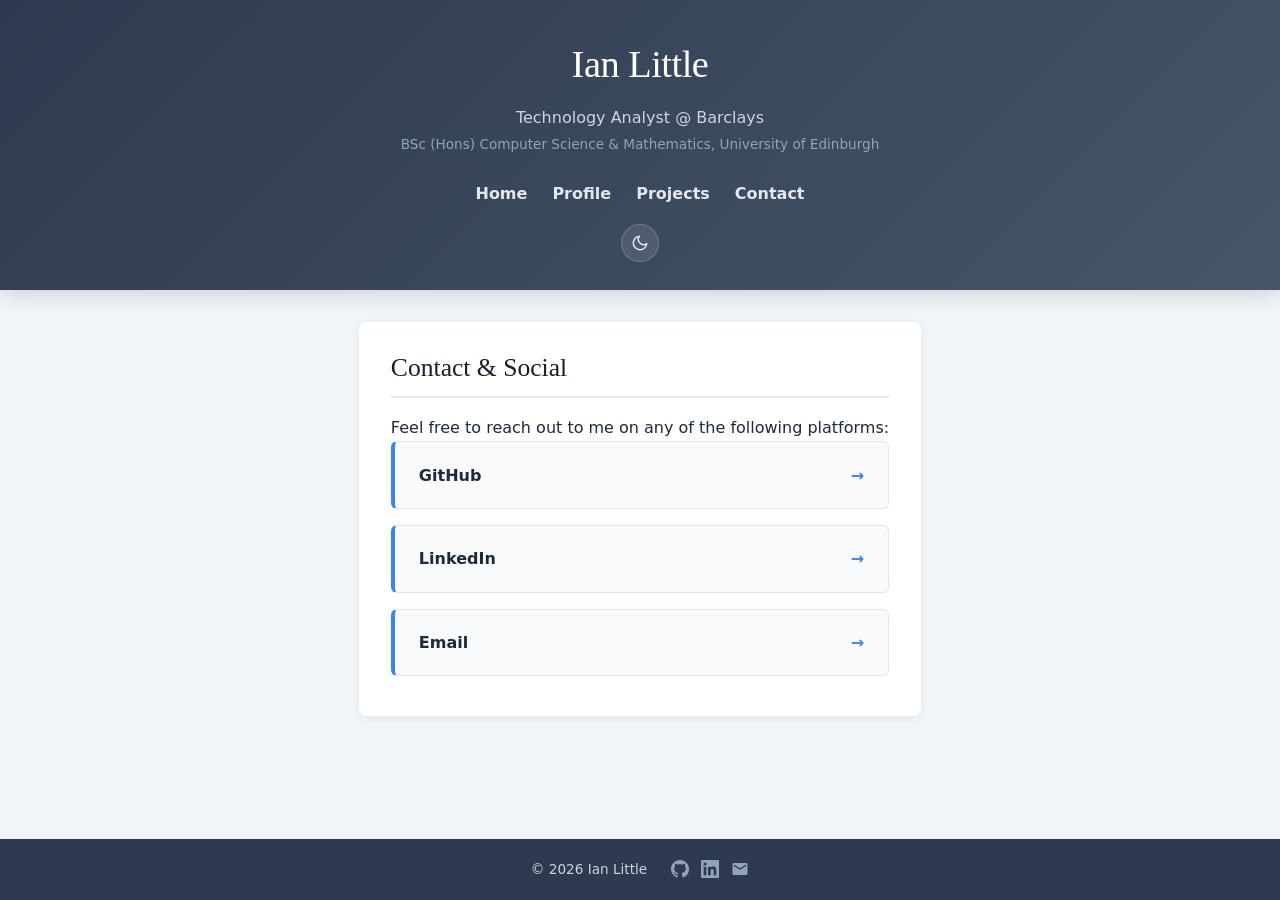
<file: Socials.html>
<!DOCTYPE html>
<html lang="en">
<head>
    <meta charset="UTF-8">
    <meta name="viewport" content="width=device-width, initial-scale=1.0">
    <title>Contact - Ian Little</title>
    <link rel="stylesheet" href="styles.css">
</head>
<body>
    <header></header> <!-- Placeholder for the header -->
   <section>
    <h1>Contact & Social</h1>
    <p>Feel free to reach out to me on any of the following platforms:</p>
    <ul>
        <li><a href="https://github.com/IanL1869" target="_blank">GitHub</a></li>
        <li><a href="https://linkedin.com/in/ian-little-831a391b6" target="_blank">LinkedIn</a></li>
        <li><a href="mailto:littleian18@gmail.com">Email</a></li>
    </ul>
</section>

    <footer></footer> <!-- Placeholder for the footer -->

    <script src="script.js"></script>
</body>
</html>
</file>
<file: styles.css>
/* ===== Theme Variables ===== */
:root {
    --color-bg: #f1f5f9;
    --color-text: #1e293b;
    --color-heading: #1a1f2e;
    --color-link: #2563eb;
    --color-link-hover: #1d4ed8;
    --color-header-gradient-start: #2d3a4f;
    --color-header-gradient-end: #475569;
    --color-header-text: #fff;
    --color-header-subtitle: #cbd5e1;
    --color-header-edu: #94a3b8;
    --color-nav-link: #e2e8f0;
    --color-nav-active: #60a5fa;
    --color-section-bg: #fff;
    --color-section-shadow: rgba(0, 0, 0, 0.06);
    --color-card-bg: #f8fafc;
    --color-card-border: #e2e8f0;
    --color-card-accent: #3b82f6;
    --color-card-text: #475569;
    --color-card-hover-bg: #eff6ff;
    --color-card-hover-shadow: rgba(59, 130, 246, 0.08);
    --color-tag-bg: #dbeafe;
    --color-tag-text: #1e40af;
    --color-footer-bg: #2d3a4f;
    --color-footer-text: #cbd5e1;
    --color-footer-link: #94a3b8;
    --color-footer-link-hover: #e2e8f0;
    --color-profile-shadow: rgba(0, 0, 0, 0.1);
    --color-nav-mobile-bg: rgba(255, 255, 255, 0.08);
}

[data-theme="dark"] {
    --color-bg: #0f172a;
    --color-text: #e2e8f0;
    --color-heading: #ffffff;
    --color-link: #60a5fa;
    --color-link-hover: #93bbfd;
    --color-header-gradient-start: #0b0f1a;
    --color-header-gradient-end: #1a1f2e;
    --color-header-text: #fff;
    --color-header-subtitle: #94a3b8;
    --color-header-edu: #64748b;
    --color-nav-link: #cbd5e1;
    --color-nav-active: #60a5fa;
    --color-section-bg: #1e293b;
    --color-section-shadow: rgba(0, 0, 0, 0.3);
    --color-card-bg: #253348;
    --color-card-border: #334155;
    --color-card-accent: #3b82f6;
    --color-card-text: #94a3b8;
    --color-card-hover-bg: #1e3a5f;
    --color-card-hover-shadow: rgba(59, 130, 246, 0.12);
    --color-tag-bg: #1e3a5f;
    --color-tag-text: #93c5fd;
    --color-footer-bg: #0b0f1a;
    --color-footer-text: #94a3b8;
    --color-footer-link: #64748b;
    --color-footer-link-hover: #cbd5e1;
    --color-profile-shadow: rgba(0, 0, 0, 0.4);
    --color-nav-mobile-bg: rgba(255, 255, 255, 0.06);
}

/* Reset & base styles */
* {
    box-sizing: border-box;
    margin: 0;
    padding: 0;
}

body {
    font-family: 'DM Sans', system-ui, -apple-system, BlinkMacSystemFont, 'Segoe UI', sans-serif;
    background-color: var(--color-bg);
    color: var(--color-text);
    line-height: 1.7;
    padding: 0;
    margin: 0;
    min-height: 100vh;
    display: flex;
    flex-direction: column;
    transition: background-color 0.3s ease, color 0.3s ease;
}

/* General content links */
a {
    color: var(--color-link);
    text-decoration: none;
    transition: color 0.2s ease;
}

a:hover {
    color: var(--color-link-hover);
    text-decoration: underline;
    text-underline-offset: 3px;
}

/* ===== Header ===== */
header {
    background: linear-gradient(135deg, var(--color-header-gradient-start) 0%, var(--color-header-gradient-end) 100%);
    padding: 2rem 0 1.8rem;
    text-align: center;
    border-bottom: none;
    transition: background 0.3s ease;
    box-shadow: 0 4px 20px rgba(0, 0, 0, 0.15);
    position: relative;
}

header h1 {
    font-family: 'DM Serif Display', Georgia, serif;
    font-size: 2.4rem;
    font-weight: 400;
    letter-spacing: -0.5px;
    color: var(--color-header-text);
    margin-bottom: 0.4rem;
    border-bottom: none;
    padding-bottom: 0;
}

header p {
    color: var(--color-header-subtitle);
}

.header-role {
    font-size: 1rem;
    font-weight: 500;
}

.header-edu {
    font-size: 0.85rem;
    color: var(--color-header-edu);
    margin-top: 0.15rem;
}

/* Navigation */
.nav-links {
    list-style: none;
    display: flex;
    justify-content: center;
    gap: 25px;
    margin-top: 1.5rem;
}

.nav-links a {
    text-decoration: none;
    color: var(--color-nav-link);
    font-weight: 600;
    padding: 5px 0;
    position: relative;
    transition: all 0.2s ease;
}

.nav-links a:hover {
    color: var(--color-nav-active);
    transform: translateY(-2px);
}

.nav-links a.active {
    color: var(--color-nav-active);
}

.nav-links a.active::after {
    content: '';
    position: absolute;
    bottom: -5px;
    left: 0;
    width: 100%;
    height: 2px;
    background-color: var(--color-nav-active);
}

.nav-links a:focus {
    outline: 2px solid var(--color-nav-active);
    outline-offset: 3px;
    border-radius: 3px;
}

/* Hamburger menu button (mobile only) */
#nav-toggle {
    display: none;
    background: none;
    border: none;
    cursor: pointer;
    padding: 8px;
    margin: 1rem auto 0;
    flex-direction: column;
    gap: 5px;
    align-items: center;
}

#nav-toggle span {
    display: block;
    width: 24px;
    height: 2px;
    background: var(--color-nav-link);
    border-radius: 2px;
    transition: transform 0.3s ease, opacity 0.3s ease;
}

#nav-toggle.open span:nth-child(1) {
    transform: translateY(7px) rotate(45deg);
}

#nav-toggle.open span:nth-child(2) {
    opacity: 0;
}

#nav-toggle.open span:nth-child(3) {
    transform: translateY(-7px) rotate(-45deg);
}

/* ===== Theme toggle — sun/moon icon ===== */
#theme-toggle {
    background: rgba(255, 255, 255, 0.1);
    border: 1px solid rgba(255, 255, 255, 0.2);
    border-radius: 50%;
    color: var(--color-nav-link);
    cursor: pointer;
    padding: 8px;
    margin-top: 1rem;
    width: 38px;
    height: 38px;
    display: inline-flex;
    align-items: center;
    justify-content: center;
    transition: background 0.2s ease, color 0.2s ease, transform 0.3s ease;
}

#theme-toggle:hover {
    background: rgba(255, 255, 255, 0.25);
    color: #fff;
    transform: rotate(15deg);
}

#theme-toggle:focus-visible {
    outline: 2px solid var(--color-nav-active);
    outline-offset: 3px;
}

/* Show sun in dark mode, moon in light mode */
.icon-sun { display: none; }
.icon-moon { display: block; }

[data-theme="dark"] .icon-sun { display: block; }
[data-theme="dark"] .icon-moon { display: none; }

/* ===== Hero layout ===== */
.hero {
    display: flex;
    align-items: center;
    gap: 2rem;
    margin-top: 0.5rem;
}

.hero-text {
    flex: 1;
}

/* Profile photo — #4: border treatment */
.profile-img {
    display: block;
    width: 240px;
    flex-shrink: 0;
    border-radius: 10px;
    border: 1px solid var(--color-card-border);
    box-shadow: 0 4px 12px var(--color-profile-shadow);
}

/* ===== Section ===== */
section {
    max-width: 800px;
    margin: 2rem auto;
    padding: 1.5rem 2rem;
    background: var(--color-section-bg);
    border-radius: 8px;
    box-shadow: 0 2px 8px var(--color-section-shadow);
    transition: background-color 0.3s ease, box-shadow 0.3s ease;
}

/* #8: Scope h1 border to section only */
section h1 {
    font-family: 'DM Serif Display', Georgia, serif;
    font-size: 1.6rem;
    font-weight: 400;
    color: var(--color-heading);
    margin-bottom: 1rem;
    border-bottom: 2px solid var(--color-card-border);
    padding-bottom: 0.4rem;
}

h1 {
    font-family: 'DM Serif Display', Georgia, serif;
    font-size: 1.6rem;
    font-weight: 400;
    color: var(--color-heading);
}

h2 {
    font-family: 'DM Serif Display', Georgia, serif;
    font-size: 1.2rem;
    font-weight: 400;
    color: var(--color-heading);
    margin-top: 1.5rem;
    margin-bottom: 0.5rem;
}

hr {
    border: none;
    border-top: 1px solid var(--color-card-border);
    margin: 1.5rem 0;
}

/* ===== Card-style list entries ===== */
section ul {
    list-style: none;
    padding: 0;
    margin-bottom: 1rem;
}

/* #7: Card hover states on all cards */
section > ul > li {
    background: var(--color-card-bg);
    border: 1px solid var(--color-card-border);
    border-left: 4px solid var(--color-card-accent);
    border-radius: 6px;
    padding: 1.2rem 1.5rem;
    margin-bottom: 1rem;
    transition: background-color 0.2s ease, border-color 0.2s ease, transform 0.2s ease, box-shadow 0.2s ease;
}

section > ul > li:hover {
    transform: translateY(-2px);
    box-shadow: 0 4px 12px var(--color-card-hover-shadow);
}

section > ul > li > p {
    margin-top: 0.4rem;
    color: var(--color-card-text);
    font-size: 0.95rem;
}

/* Degree classification highlight */
.degree-classification {
    color: var(--color-heading);
    font-size: 1rem;
}

/* Accordion disclosure widget */
details {
    margin-top: 0.8rem;
}

summary {
    cursor: pointer;
    color: var(--color-link);
    font-size: 0.9rem;
    font-weight: 600;
    list-style: none;
    user-select: none;
    display: inline-flex;
    align-items: center;
    gap: 5px;
}

summary::-webkit-details-marker { display: none; }

summary::before {
    content: '\25B6';
    font-size: 0.7rem;
    transition: transform 0.2s ease;
}

details[open] summary::before {
    transform: rotate(90deg);
}

details[open] summary {
    margin-bottom: 0.6rem;
}

/* Course tag pills */
.tag-list {
    display: flex;
    flex-wrap: wrap;
    gap: 6px;
    margin-top: 0.5rem;
    list-style: none;
    padding: 0;
}

.tag-list li {
    background: var(--color-tag-bg);
    color: var(--color-tag-text);
    border-radius: 20px;
    padding: 3px 10px;
    font-size: 0.82rem;
    font-weight: 500;
    transition: background-color 0.3s ease, color 0.3s ease;
}

/* Tag pills should not have card hover effect */
.tag-list li:hover {
    transform: none;
    box-shadow: none;
}

/* Extracurricular activity sub-lists */
.activity-list {
    list-style: disc;
    padding-left: 1.2rem;
    margin-top: 0.3rem;
}

.activity-list li {
    font-size: 0.95rem;
    color: var(--color-card-text);
    margin-bottom: 0.15rem;
}

/* Activity list items should not have card hover effect */
.activity-list li:hover {
    transform: none;
    box-shadow: none;
}

/* ===== Contact-style cards: li contains only a link ===== */
/* #5: Left-align icon+text together */
section ul li:has(> a:only-child) {
    transition: background 0.2s ease, border-left-color 0.2s ease, transform 0.2s ease, box-shadow 0.2s ease;
    cursor: pointer;
}

section ul li:has(> a:only-child):hover {
    background: var(--color-card-hover-bg);
    border-left-color: var(--color-link-hover);
}

section ul li > a:only-child {
    display: flex;
    align-items: center;
    font-weight: 600;
    font-size: 1rem;
    color: var(--color-text);
    text-decoration: none;
    gap: 12px;
}

section ul li > a:only-child svg {
    flex-shrink: 0;
    opacity: 0.6;
}

section ul li > a:only-child::after {
    content: '\2192';
    color: var(--color-card-accent);
    transition: transform 0.2s ease;
    flex-shrink: 0;
    margin-left: auto;
}

section ul li > a:only-child:hover {
    color: var(--color-text);
    text-decoration: none;
}

section ul li > a:only-child:hover::after {
    transform: translateX(4px);
}

/* ===== Footer — #10: Lighter, with inline social icons ===== */
footer {
    text-align: center;
    padding: 1.2rem 1.5rem;
    background: linear-gradient(135deg, var(--color-footer-bg) 0%, var(--color-footer-bg) 100%);
    color: var(--color-footer-text);
    margin-top: auto;
    font-size: 0.85rem;
    transition: background-color 0.3s ease, color 0.3s ease;
}

.footer-inner {
    display: flex;
    align-items: center;
    justify-content: center;
    gap: 1.5rem;
    flex-wrap: wrap;
}

.footer-links {
    display: flex;
    gap: 12px;
    align-items: center;
}

footer a {
    color: var(--color-footer-link);
    text-decoration: none;
    transition: color 0.2s ease, transform 0.2s ease;
    display: inline-flex;
}

footer a:hover {
    color: var(--color-footer-link-hover);
    text-decoration: none;
    transform: translateY(-1px);
}

/* ===== Entrance Animations — #9: Staggered ===== */
@keyframes fadeInUp {
    from {
        opacity: 0;
        transform: translateY(20px);
    }
    to {
        opacity: 1;
        transform: translateY(0);
    }
}

section {
    animation: fadeInUp 0.5s ease-out both;
}

section h1 {
    animation: fadeInUp 0.5s ease-out both;
    animation-delay: 0.1s;
}

section .hero,
section > p,
section > ul,
section > h2,
section > hr {
    opacity: 0;
    animation: fadeInUp 0.5s ease-out forwards;
    animation-delay: 0.2s;
}

section > ul > li {
    opacity: 0;
    animation: fadeInUp 0.4s ease-out forwards;
}

section > ul > li:nth-child(1) { animation-delay: 0.25s; }
section > ul > li:nth-child(2) { animation-delay: 0.35s; }
section > ul > li:nth-child(3) { animation-delay: 0.45s; }
section > ul > li:nth-child(4) { animation-delay: 0.55s; }
section > ul > li:nth-child(5) { animation-delay: 0.65s; }

header {
    opacity: 0;
}

header.loaded {
    animation: fadeInUp 0.5s ease-out both;
}

footer {
    opacity: 0;
}

footer.loaded {
    animation: fadeInUp 0.5s ease-out both;
    animation-delay: 0.15s;
}

/* ===== Mobile Responsiveness ===== */
@media (max-width: 600px) {
    header h1 {
        font-size: 1.8rem;
    }

    .header-role {
        font-size: 0.9rem;
    }

    .header-edu {
        font-size: 0.8rem;
    }

    #nav-toggle {
        display: flex;
    }

    .nav-links {
        flex-direction: column;
        align-items: center;
        gap: 6px;
        max-height: 0;
        overflow: hidden;
        transition: max-height 0.3s ease, margin 0.3s ease;
        margin-top: 0;
    }

    .nav-links.open {
        max-height: 300px;
        margin-top: 0.8rem;
    }

    .nav-links a {
        padding: 8px 15px;
        background: var(--color-nav-mobile-bg);
        border-radius: 4px;
        width: 80%;
        text-align: center;
    }

    .nav-links a.active::after {
        bottom: -2px;
    }

    section {
        margin: 1rem 0.5rem;
        padding: 1rem;
    }

    .hero {
        flex-direction: column;
    }

    .profile-img {
        width: 200px;
    }
}

/* Accessibility: respect reduced motion preference */
@media (prefers-reduced-motion: reduce) {
    *,
    *::before,
    *::after {
        animation-duration: 0.01ms !important;
        animation-iteration-count: 1 !important;
        transition-duration: 0.01ms !important;
    }
}
</file>
